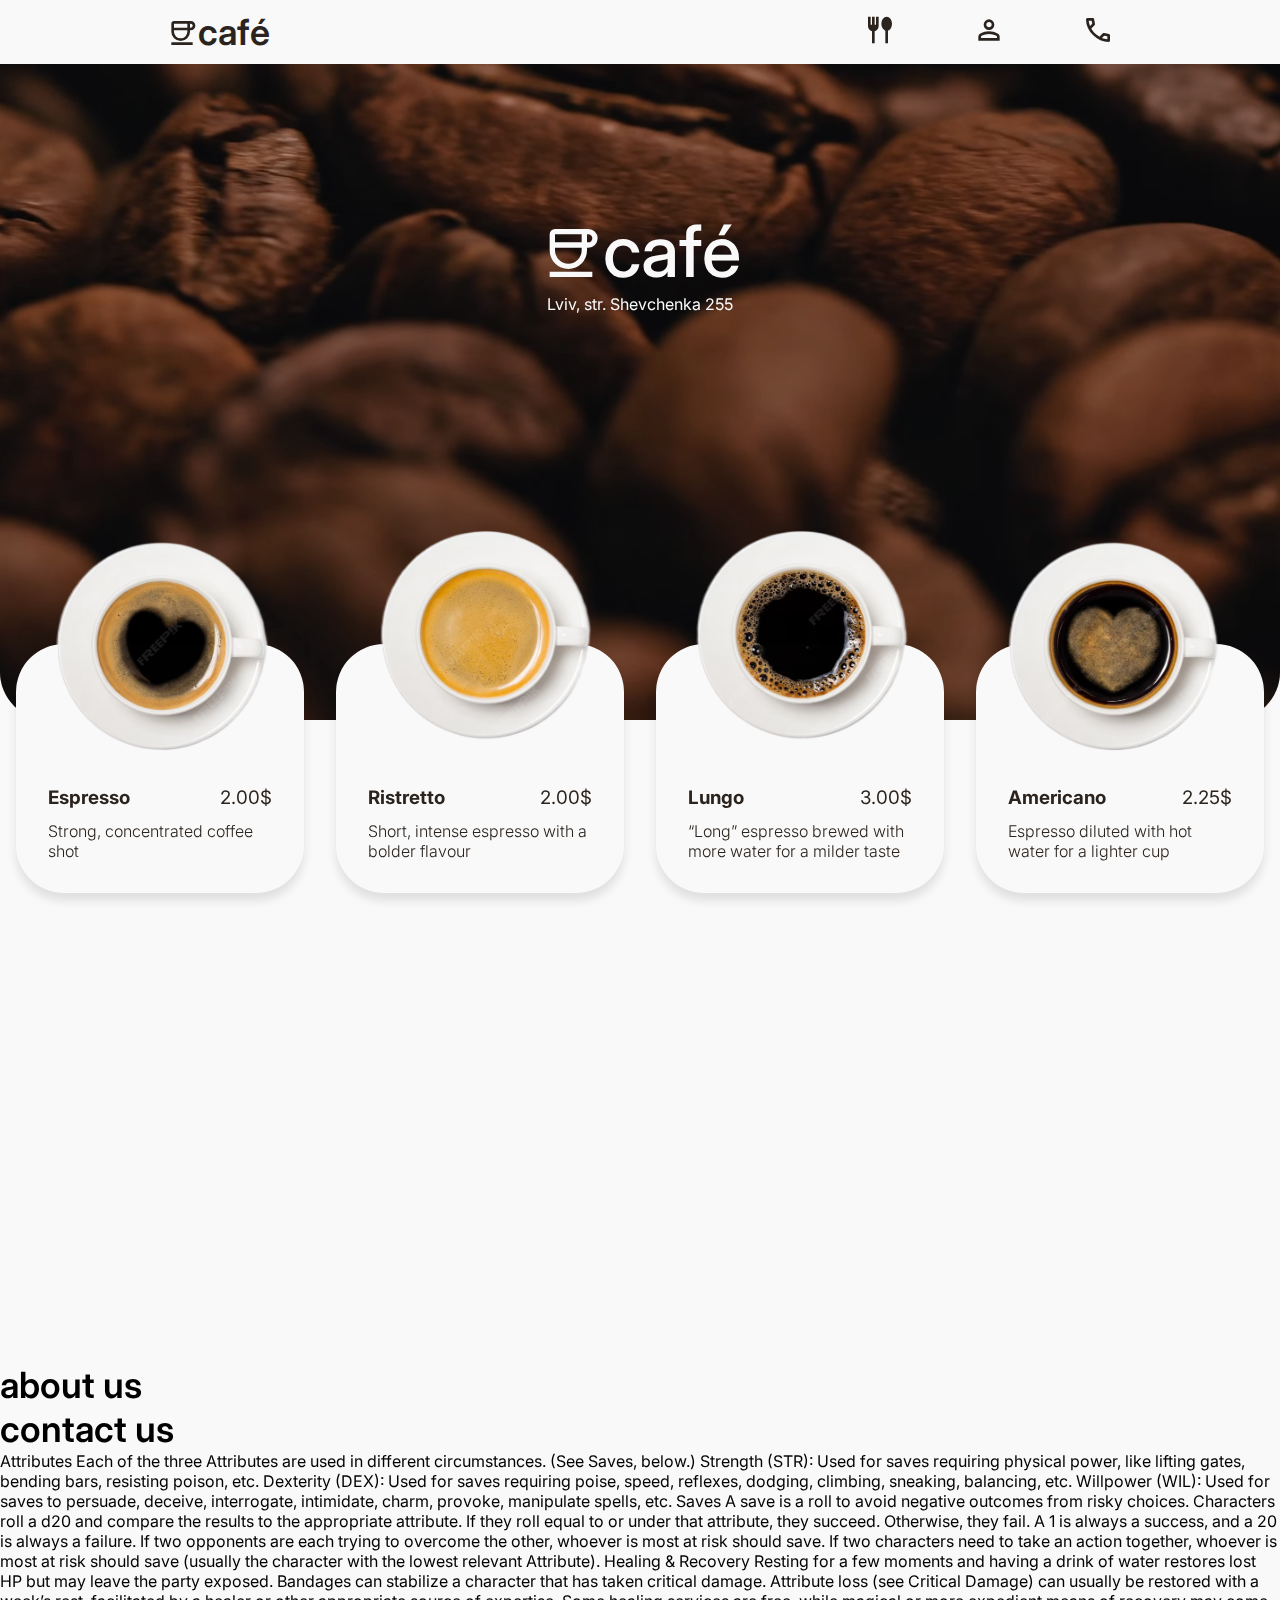
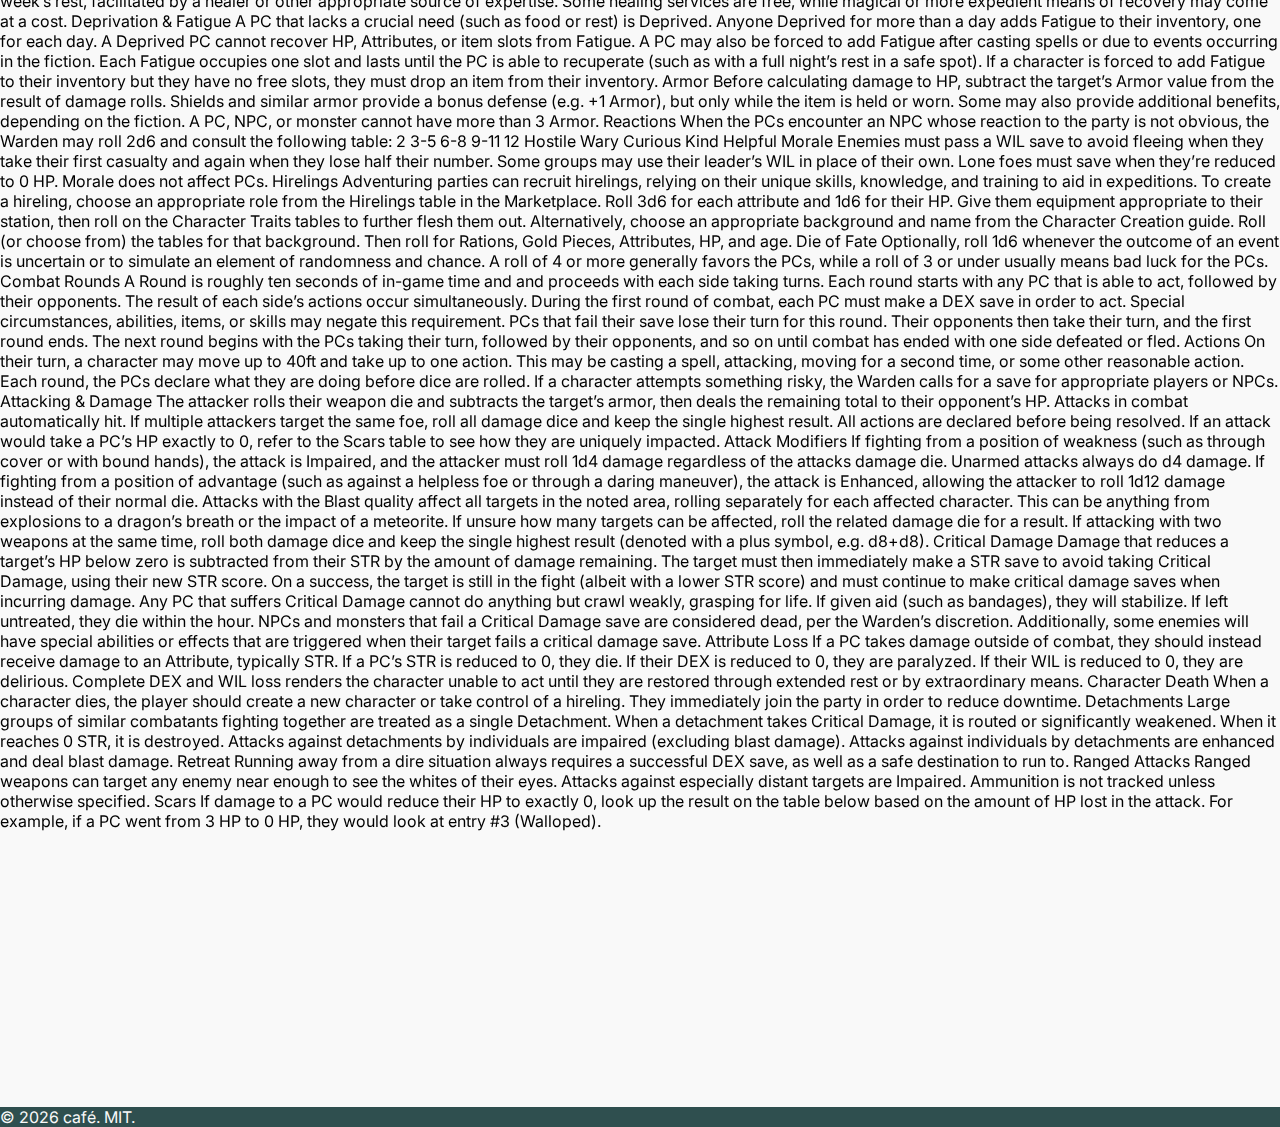
<file: app/index.html>
<!DOCTYPE html>
<html lang="en">
<head>
    <meta charset="UTF-8">
    <meta name="viewport" content="width=device-width, initial-scale=1.0">
    <title>Cafe</title>
    <link rel="stylesheet" href="style/base.css">
    <link rel="stylesheet" href="style/header.css">
    <link rel="stylesheet" href="style/banner.css">
    <link rel="stylesheet" href="style/menu.css">

    <link rel="preconnect" href="https://fonts.googleapis.com">
    <link rel="preconnect" href="https://fonts.gstatic.com" crossorigin>
    <link href="https://fonts.googleapis.com/css2?family=Inter:ital,opsz,wght@0,14..32,100..900;1,14..32,100..900&family=Leckerli+One&display=swap" rel="stylesheet">
</head>
<body>
    <header>
        <ul>
            <a href="#banner" class="title-header button">
                <li><h2>café</h2></li>
            </a>
            <a href="#menu">
                <li><img class="icon-l button" src="assets/icon/menu-black.svg"></img></li>
            </a>
            <a href="#about">
                <li><img class="icon-l button" src="assets/icon/about-black.svg"></img></li>
            </a>
            <a href="#contact">
                <li><img class="icon-l button" src="assets/icon/contact-black.svg"></img></li>
            </a>
        </ul>
    </header>
    <main>
        <section id="banner" class="banner">
            <div class="inner-banner to-hide">
                <h1 id="title-banner">café</h1>
                <p id="address-banner">Lviv, str. Shevchenka 255</p>
                <!-- <a href="#menu" class="arrow-circle-down button"></a> -->
            </div>
            <video autoplay muted loop class="video-bg">
                <source src="assets/video/banner.webm" type="video/webm">
                This browser does not support the HTML5 video.
            </video>
        </section>
        <section id="content">
            <section id="menu">
                <div class="product-container">
                    <div class="product-box">
                        <div class="content-box">
                            <img src="assets/img/cup-espresso.png"></img>
                            <div class="text-row">
                                <h3 class="product-name">Espresso</h3>
                                <h3 class="product-price">2.00$</h3>
                            </div>
                            <p class="product-description">Strong, concentrated coffee shot</p>
                        </div>
                    </div>
                    <div class="product-box">
                        <div class="content-box">
                            <img src="assets/img/cup-ristretto.png"></img>
                            <div class="text-row">
                                <h3 class="product-name">Ristretto</h3>
                                <h3 class="product-price">2.00$</h3>
                            </div>
                            <p class="product-description">Short, intense espresso with a bolder flavour</p>
                        </div>
                    </div>
                    <div class="product-box">
                        <div class="content-box">
                            <img src="assets/img/cup-lungo.png"></img>
                            <div class="text-row">
                                <h3 class="product-name">Lungo</h3>
                                <h3 class="product-price">3.00$</h3>
                            </div>
                            <p class="product-description">“Long” espresso brewed with more water for a milder taste</p>
                        </div>
                    </div>
                    <div class="product-box">
                        <div class="content-box">
                            <img src="assets/img/cup-americano.png"></img>
                            <div class="text-row">
                                <h3 class="product-name">Americano</h3>
                                <h3 class="product-price">2.25$</h3>
                            </div>
                            <p class="product-description">Espresso diluted with hot water for a lighter cup</p>
                        </div>
                    </div>
                    <div class="product-box">
                        <div class="content-box">
                            <img src="assets/img/cup-long-black.png"></img>
                            <div class="text-row">
                                <h3 class="product-name">Long Black</h3>
                                <h3 class="product-price">2.75$</h3>
                            </div>
                            <p class="product-description">Hot water topped with espresso, preserving the crema</p>
                        </div>
                    </div>
                    <div class="product-box">
                        <div class="content-box">
                            <img src="assets/img/cup-latte.png"></img>
                            <div class="text-row">
                                <h3 class="product-name">Latte</h3>
                                <h3 class="product-price">3.50$</h3>
                            </div>
                            <p class="product-description">Espresso with plenty of steamed milk and a light foam layer</p>
                        </div>
                    </div>
                    <div class="product-box">
                        <div class="content-box">
                            <img src="assets/img/cup-cappuccino.png"></img>
                            <div class="text-row">
                                <h3 class="product-name">Cappuccino</h3>
                                <h3 class="product-price">3.50$</h3>
                            </div>
                            <p class="product-description">Equal parts espresso, steamed milk, and milk foam</p>
                        </div>
                    </div>
                    <div class="product-box">
                        <div class="content-box">
                            <img src="assets/img/cup-macchiato.png"></img>
                            <div class="text-row">
                                <h3 class="product-name">Macchiato</h3>
                                <h3 class="product-price">3.00$</h3>
                            </div>
                            <p class="product-description">Espresso “stained” with a small amount of milk or foam</p>
                        </div>
                    </div>
                    
                </div>
            </section>


            <section id="about">
                <h2>about us</h2>
            </section>
            <section id="contact">
                <h2>contact us</h2>
            </section>
                <p>Attributes
Each of the three Attributes are used in different circumstances. (See Saves, below.)

Strength (STR): Used for saves requiring physical power, like lifting gates, bending bars, resisting poison, etc.
Dexterity (DEX): Used for saves requiring poise, speed, reflexes, dodging, climbing, sneaking, balancing, etc.
Willpower (WIL): Used for saves to persuade, deceive, interrogate, intimidate, charm, provoke, manipulate spells, etc.
Saves
A save is a roll to avoid negative outcomes from risky choices. Characters roll a d20 and compare the results to the appropriate attribute. If they roll equal to or under that attribute, they succeed. Otherwise, they fail. A 1 is always a success, and a 20 is always a failure.
If two opponents are each trying to overcome the other, whoever is most at risk should save.
If two characters need to take an action together, whoever is most at risk should save (usually the character with the lowest relevant Attribute).
Healing & Recovery
Resting for a few moments and having a drink of water restores lost HP but may leave the party exposed. Bandages can stabilize a character that has taken critical damage.
Attribute loss (see Critical Damage) can usually be restored with a week’s rest, facilitated by a healer or other appropriate source of expertise.
Some healing services are free, while magical or more expedient means of recovery may come at a cost.
Deprivation & Fatigue
A PC that lacks a crucial need (such as food or rest) is Deprived. Anyone Deprived for more than a day adds Fatigue to their inventory, one for each day. A Deprived PC cannot recover HP, Attributes, or item slots from Fatigue.
A PC may also be forced to add Fatigue after casting spells or due to events occurring in the fiction. Each Fatigue occupies one slot and lasts until the PC is able to recuperate (such as with a full night’s rest in a safe spot).
If a character is forced to add Fatigue to their inventory but they have no free slots, they must drop an item from their inventory.
Armor
Before calculating damage to HP, subtract the target’s Armor value from the result of damage rolls.
Shields and similar armor provide a bonus defense (e.g. +1 Armor), but only while the item is held or worn. Some may also provide additional benefits, depending on the fiction.
A PC, NPC, or monster cannot have more than 3 Armor.
Reactions
When the PCs encounter an NPC whose reaction to the party is not obvious, the Warden may roll 2d6 and consult the following table:

2	3-5	6-8	9-11	12
Hostile	Wary	Curious	Kind	Helpful
Morale
Enemies must pass a WIL save to avoid fleeing when they take their first casualty and again when they lose half their number.
Some groups may use their leader’s WIL in place of their own. Lone foes must save when they’re reduced to 0 HP.
Morale does not affect PCs.
Hirelings
Adventuring parties can recruit hirelings, relying on their unique skills, knowledge, and training to aid in expeditions.
To create a hireling, choose an appropriate role from the Hirelings table in the Marketplace. Roll 3d6 for each attribute and 1d6 for their HP. Give them equipment appropriate to their station, then roll on the Character Traits tables to further flesh them out.
Alternatively, choose an appropriate background and name from the Character Creation guide. Roll (or choose from) the tables for that background. Then roll for Rations, Gold Pieces, Attributes, HP, and age.
Die of Fate
Optionally, roll 1d6 whenever the outcome of an event is uncertain or to simulate an element of randomness and chance.
A roll of 4 or more generally favors the PCs, while a roll of 3 or under usually means bad luck for the PCs.
Combat
Rounds
A Round is roughly ten seconds of in-game time and and proceeds with each side taking turns. Each round starts with any PC that is able to act, followed by their opponents. The result of each side’s actions occur simultaneously.
During the first round of combat, each PC must make a DEX save in order to act. Special circumstances, abilities, items, or skills may negate this requirement. PCs that fail their save lose their turn for this round.
Their opponents then take their turn, and the first round ends. The next round begins with the PCs taking their turn, followed by their opponents, and so on until combat has ended with one side defeated or fled.
Actions
On their turn, a character may move up to 40ft and take up to one action. This may be casting a spell, attacking, moving for a second time, or some other reasonable action. Each round, the PCs declare what they are doing before dice are rolled. If a character attempts something risky, the Warden calls for a save for appropriate players or NPCs.

Attacking & Damage
The attacker rolls their weapon die and subtracts the target’s armor, then deals the remaining total to their opponent’s HP. Attacks in combat automatically hit.
If multiple attackers target the same foe, roll all damage dice and keep the single highest result. All actions are declared before being resolved.
If an attack would take a PC’s HP exactly to 0, refer to the Scars table to see how they are uniquely impacted.
Attack Modifiers
If fighting from a position of weakness (such as through cover or with bound hands), the attack is Impaired, and the attacker must roll 1d4 damage regardless of the attacks damage die. Unarmed attacks always do d4 damage.
If fighting from a position of advantage (such as against a helpless foe or through a daring maneuver), the attack is Enhanced, allowing the attacker to roll 1d12 damage instead of their normal die.
Attacks with the Blast quality affect all targets in the noted area, rolling separately for each affected character. This can be anything from explosions to a dragon’s breath or the impact of a meteorite. If unsure how many targets can be affected, roll the related damage die for a result.
If attacking with two weapons at the same time, roll both damage dice and keep the single highest result (denoted with a plus symbol, e.g. d8+d8).
Critical Damage
Damage that reduces a target’s HP below zero is subtracted from their STR by the amount of damage remaining. The target must then immediately make a STR save to avoid taking Critical Damage, using their new STR score. On a success, the target is still in the fight (albeit with a lower STR score) and must continue to make critical damage saves when incurring damage.
Any PC that suffers Critical Damage cannot do anything but crawl weakly, grasping for life. If given aid (such as bandages), they will stabilize. If left untreated, they die within the hour. NPCs and monsters that fail a Critical Damage save are considered dead, per the Warden’s discretion. Additionally, some enemies will have special abilities or effects that are triggered when their target fails a critical damage save.
Attribute Loss
If a PC takes damage outside of combat, they should instead receive damage to an Attribute, typically STR.
If a PC’s STR is reduced to 0, they die. If their DEX is reduced to 0, they are paralyzed. If their WIL is reduced to 0, they are delirious. Complete DEX and WIL loss renders the character unable to act until they are restored through extended rest or by extraordinary means.
Character Death
When a character dies, the player should create a new character or take control of a hireling. They immediately join the party in order to reduce downtime.
Detachments
Large groups of similar combatants fighting together are treated as a single Detachment. When a detachment takes Critical Damage, it is routed or significantly weakened. When it reaches 0 STR, it is destroyed.
Attacks against detachments by individuals are impaired (excluding blast damage). Attacks against individuals by detachments are enhanced and deal blast damage.
Retreat
Running away from a dire situation always requires a successful DEX save, as well as a safe destination to run to.
Ranged Attacks
Ranged weapons can target any enemy near enough to see the whites of their eyes. Attacks against especially distant targets are Impaired.
Ammunition is not tracked unless otherwise specified.
Scars
If damage to a PC would reduce their HP to exactly 0, look up the result on the table below based on the amount of HP lost in the attack. For example, if a PC went from 3 HP to 0 HP, they would look at entry #3 (Walloped).</p>
        </section>
    </main>
    <footer>
        <div class="row-box">
            <p class="inter-regular">© 2026 café. MIT.</p>
        </div>
    </footer>

<script src="index.js"></script>
</body>
</html>
</file>
<file: app/style/base.css>
* {
    margin: 0px;
    padding: 0px;
    list-style: none;
    text-decoration: none;
    font-family: "Inter", sans-serif;
    border: none;
    background-color: transparent;
    scroll-behavior: smooth;
}

.hidden {
    transform: translateY(5dvh);
    opacity: 0;
}

.visible {
    transform: translateY(0);
    opacity: 1;
    transition: 0.3s ease-out;
}

a {
    color: inherit;
    transition: 0.3s ease-in-out;
}

body {
    background-color: #F9F9F9;
}

.button {
    cursor: pointer;
    transition: 150ms ease;
}

.button:hover {
    scale: 1.15;
}

.icon {
    content: '';
    background-size: 100%;
    background-repeat: no-repeat;
}

.icon-l {
    width: 2rem;
    height: 2rem;
}

h1 {
    font-size: 4.5rem;
    font-weight: 500;
}

h2 {
    font-size: 2.25rem;
    font-weight: 600;
}

footer {
    background-color: darkslategray;
    color: #F9F9F9;
}
</file>
<file: app/style/header.css>
header {
    position: fixed;
    width: 100%;
    height: 4rem;
    /* display: block; */
    background-color: #F9F9F9;
    z-index: 1000;
    color: #2B231D;
    transition: transform 0.3s ease-in-out;

    display: flex;
    justify-content: center;
}

header ul {
    /* background-color: red; */
    width: 80dvw;
    height: 100%;
    /* display: block; */
    /* margin: 0 auto; */

    display: flex;
    justify-content: space-between;
    align-items: center;
}

.title-header {
    margin-right: auto;
}

.title-header h2 {
    height: 100%;
    display: table-cell;
    vertical-align: middle;
}

.title-header h2::before {
    content: '';
    background-image: url(../assets/icon/coffee-black.svg);
    width: 2rem;
    height: 2rem;
    background-size: 100%;
    margin-bottom: -0.25rem;
    display: inline-block;
    background-repeat: no-repeat;
}
/* 
header ul a {
    height: 100%;
    display: table;
} */

header ul a li {
    height: 100%;
    display: table-cell;
    vertical-align: middle;

    padding-inline: 3dvw;
}

.header-hidden {
    transform: translateY(-100%);
}
</file>
<file: app/style/banner.css>
.banner {
    display: flex;
    justify-content: center;
    align-items: center;
    text-align: center;
    color: #F9F9F9;
    position: relative;
    overflow: hidden;
    height: 80dvh;
    background: rgba(0, 0, 0, 0.25);
    border-radius: 0 0 3rem 3rem;
}

#title-banner::before {
    content: '';
    background-image: url(../assets/icon/coffee-white.svg);
    background-repeat: no-repeat;
    background-size: 100%;
    width: 4rem;
    height: 4rem;
    margin-bottom: -0.55rem;
    display: inline-block;
}

.inner-banner {
    display: flex;
    flex-direction: column;
    justify-content: center;
    text-align: center;
    margin-bottom: 12.5rem;
}

/* .arrow-circle-down {
    align-self: center;
    background-image: url(../assets/icon/arrow-circle-down.svg);
    background-repeat: no-repeat;
    background-size: 100%;
    width: 4rem;
    height: 4rem;
    margin-top: 2rem;
} */

.video-bg {
    position: absolute;
    z-index: -1;
    top: 0;
    left: 0;
    min-width: 100%;
    height: 100%;
    object-fit: cover;
}
</file>
<file: app/style/menu.css>
#content {
    position:relative;
    bottom: 17.25rem;
}

#menu {
    padding-inline: 1rem;
    padding-bottom: 8rem;
}

.product-container {
    position: relative;
    top: 5rem;
    display: grid;
    justify-content: center;
    grid-template-columns: repeat(auto-fit, minmax(10rem, 18rem));
    grid-row: auto;
    gap: 2rem;

    max-width: calc(4 * 18rem + 3 * 2rem);
    margin: 0 auto;
}

.product-box {
    position: relative;
    color: #2B231D;
    transition: 0.3s ease;
}

.content-box {
    position: relative;
    padding-inline: 2rem;
    padding-bottom: 2rem;
}

.product-box::before {
    content: '';
    position: absolute;
    top: 7.5rem;
    width: 100%;
    height: calc(100% - 7.5rem);
    background-color: #F9F9F9;
    border-radius: 3rem;
    box-shadow: 0px 8px 10px rgba(0, 0, 0, 0.1);
}

.content-box img {
    width: 100%;
    object-fit: contain;
    margin-bottom: 1.5rem;
}

.text-row{
    display: flex;
    justify-content: space-between;
    margin-bottom: 0.75rem;
}

.product-price {
    font-weight: 400;
}

.product-description {
    font-weight: 300;
}

.product-box:hover {
    scale: 1.05;
}
</file>
